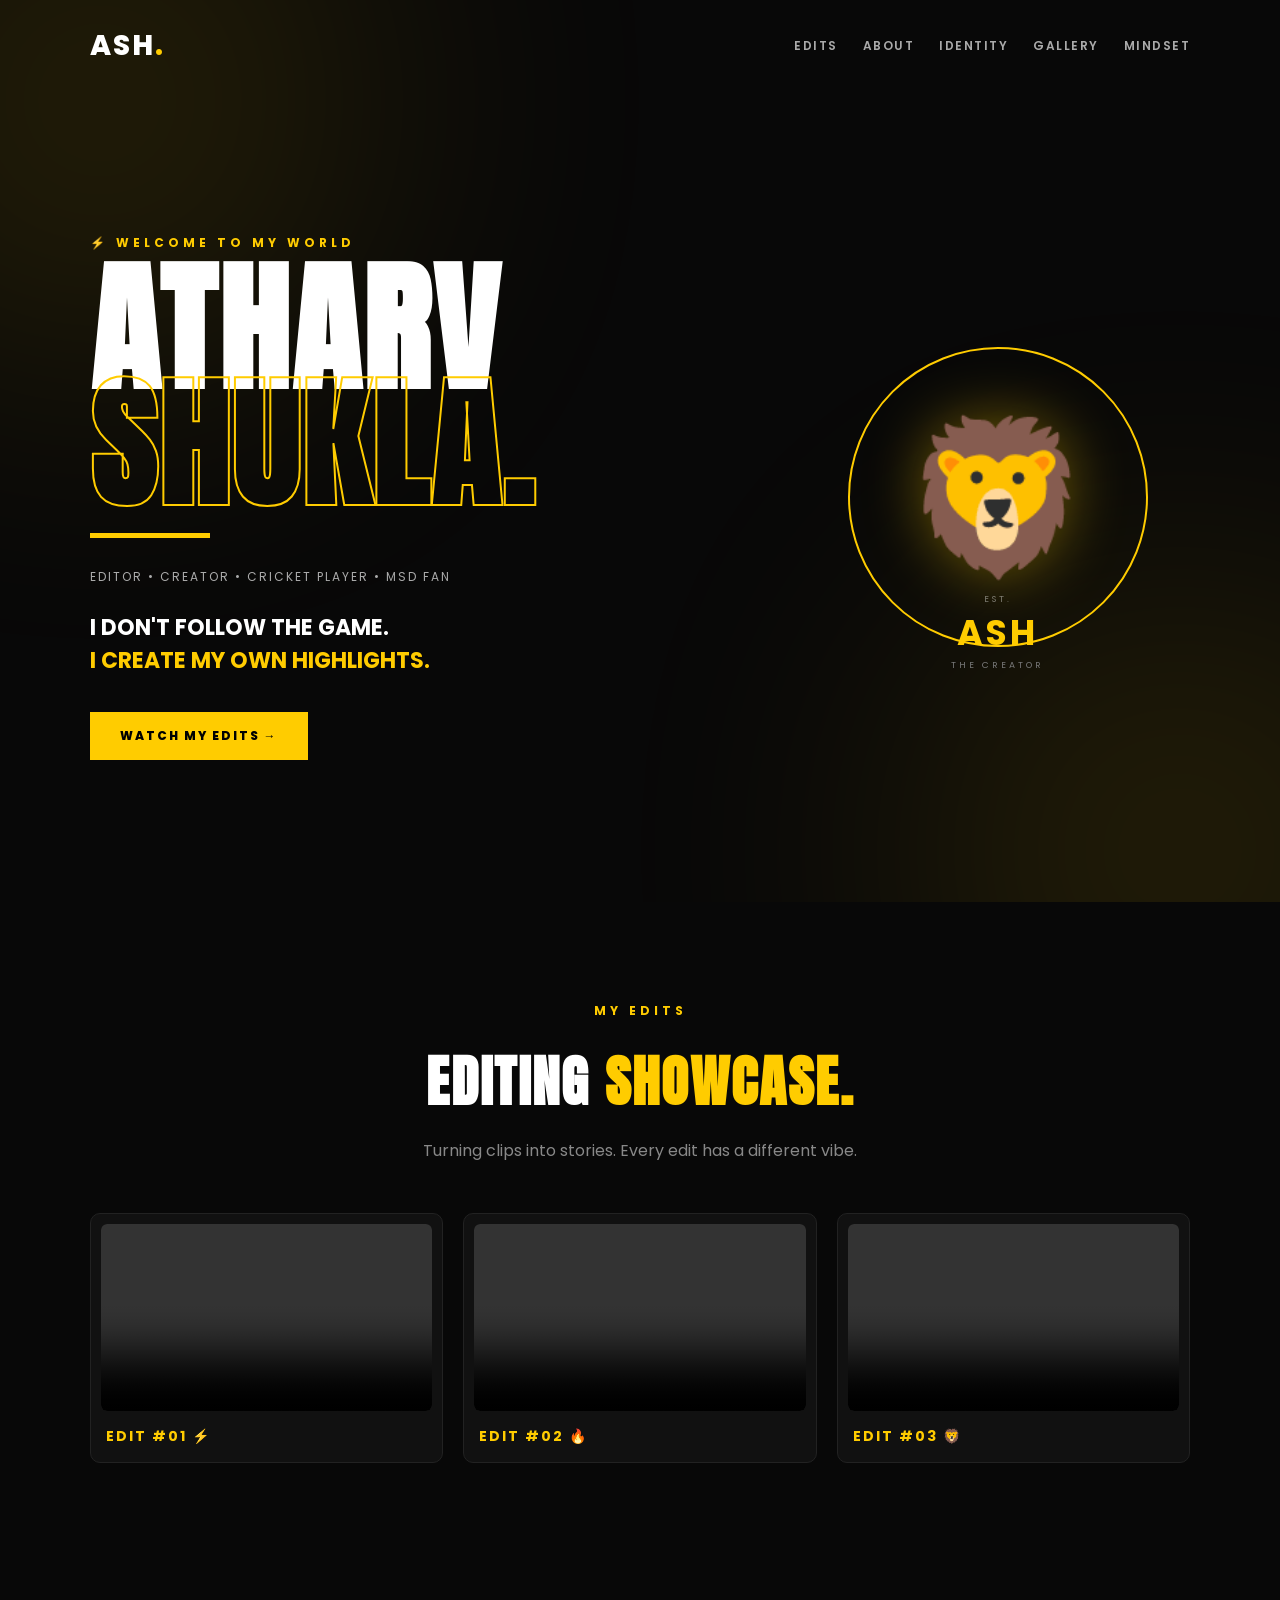
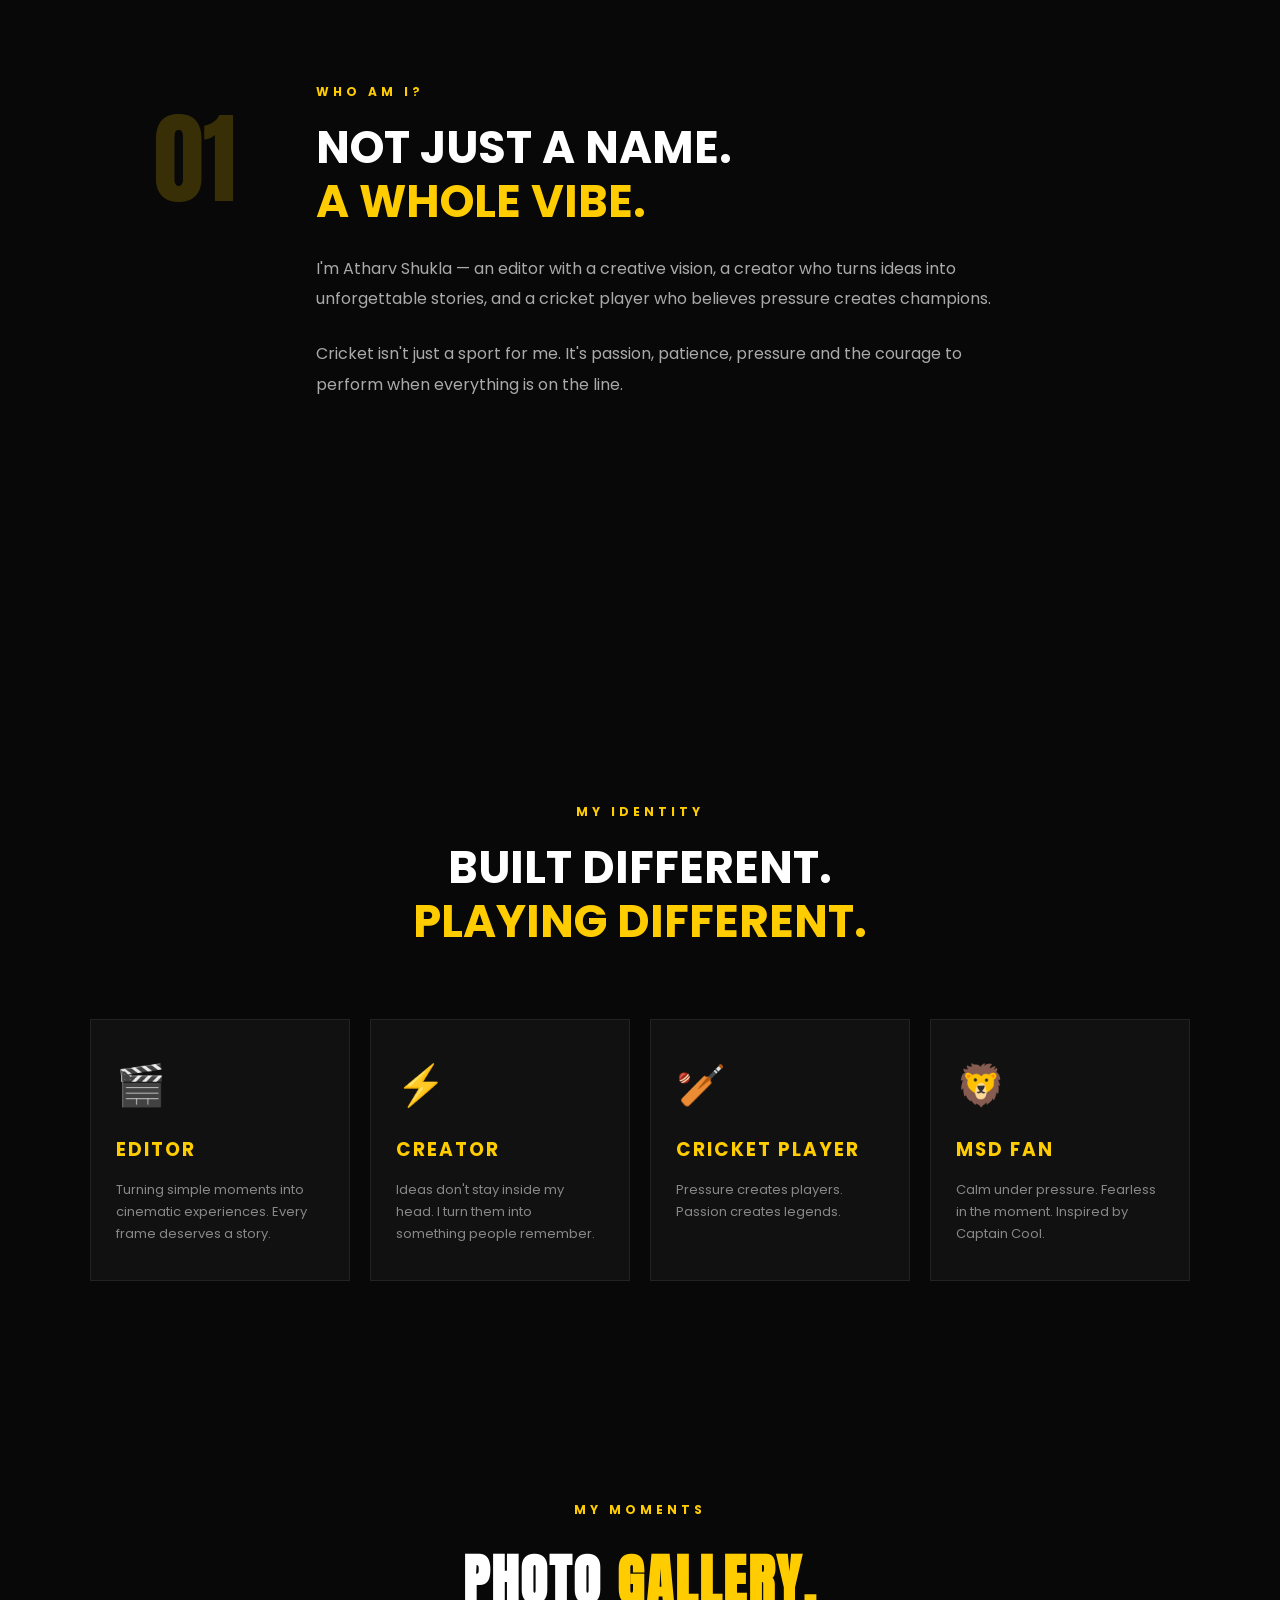
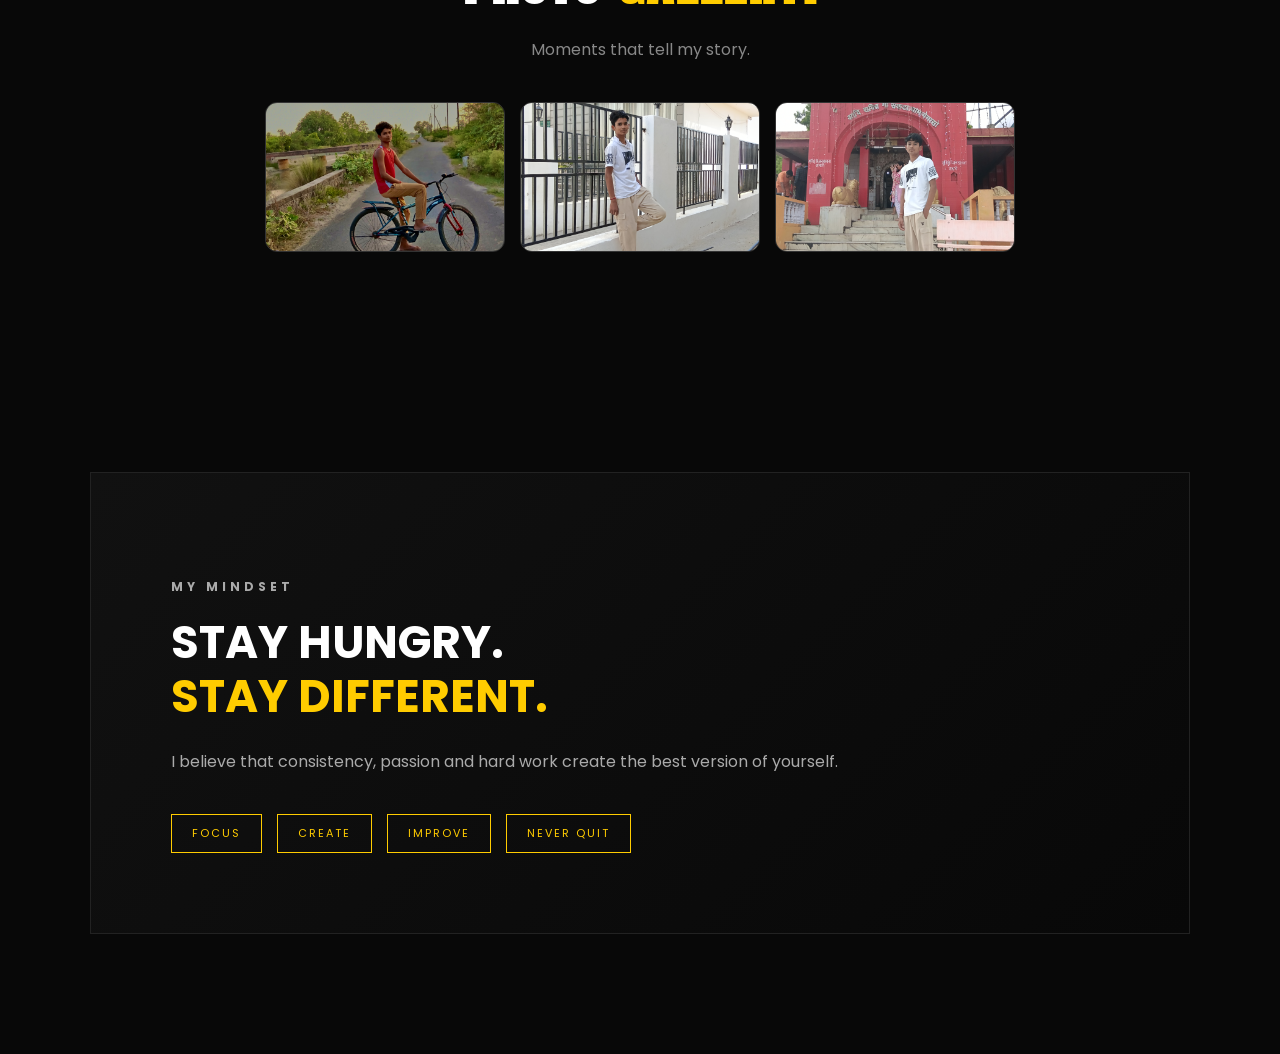
<file: index.html>
<!DOCTYPE html>
<html lang="en">

<head>

    <meta charset="UTF-8">
    <meta name="viewport" content="width=device-width, initial-scale=1.0">

    <!-- SEO -->
    <title>Atharv Shukla | Editor, Creator & Cricket Player</title>

    <meta name="description"
        content="Official personal website of Atharv Shukla — Editor, Creator, Cricket Player and passionate MSD fan.">

    <meta name="keywords"
        content="Atharv Shukla, Editor, Creator, Cricket Player, MSD Fan">

    <meta name="author" content="Atharv Shukla">

    <meta name="robots" content="index, follow">

    <link rel="canonical"
        href="https://atharvshukla00097-commits.github.io/Atharvshukla/">

    <!-- Open Graph -->
    <meta property="og:title"
        content="Atharv Shukla | Editor, Creator & Cricket Player">

    <meta property="og:description"
        content="Editor • Creator • Cricket Player • MSD Fan">

    <meta property="og:type" content="website">

    <meta property="og:url"
        content="https://atharvshukla00097-commits.github.io/Atharvshukla/">

    <!-- CSS -->
    <link rel="stylesheet" href="style.css">

    <!-- GOOGLE FONTS -->
    <link href="https://fonts.googleapis.com/css2?family=Anton&family=Poppins:wght@300;400;500;600;700;800&display=swap"
        rel="stylesheet">

</head>


<body>

    <!-- BACKGROUND GLOW -->

    <div class="bg-glow glow1"></div>
    <div class="bg-glow glow2"></div>


    <!-- NAVIGATION -->

    <nav>

        <div class="logo">
            ASH<span>.</span>
        </div>

        <div class="nav-links">

            <a href="#videos">EDITS</a>
            <a href="#about">ABOUT</a>
            <a href="#identity">IDENTITY</a>
            <a href="#gallery">GALLERY</a>
            <a href="#mindset">MINDSET</a>

        </div>

    </nav>


    <!-- HERO SECTION -->

    <section class="hero">

        <div class="hero-left">

            <p class="small-title">
                ⚡ WELCOME TO MY WORLD
            </p>

            <h1>
                ATHARV
                <span>SHUKLA.</span>
            </h1>

            <div class="hero-line"></div>

            <p class="tagline">
                EDITOR • CREATOR • CRICKET PLAYER • MSD FAN
            </p>

            <h2>
                I DON'T FOLLOW THE GAME.
                <br>
                <span>I CREATE MY OWN HIGHLIGHTS.</span>
            </h2>

            <a href="#videos" class="btn">
                WATCH MY EDITS <span>→</span>
            </a>

        </div>


        <!-- HERO RIGHT -->

        <div class="hero-right">

            <div class="circle"></div>

            <div class="lion-text">
                🦁
            </div>

            <div class="champion">

                <span>EST.</span>

                <strong>ASH</strong>

                <span>THE CREATOR</span>

            </div>

        </div>

    </section>


    <!-- EDITING VIDEOS -->

    <section class="videos" id="videos">

        <p class="small-title center">
            MY EDITS
        </p>

        <h2 class="video-title">
            EDITING <span>SHOWCASE.</span>
        </h2>

        <p class="video-text">
            Turning clips into stories. Every edit has a different vibe.
        </p>


        <div class="video-grid">


            <!-- VIDEO 1 -->

            <div class="video-card">

                <video controls preload="metadata">

                    <source src="edit1.mp4" type="video/mp4">

                    Your browser does not support the video tag.

                </video>

                <h3>EDIT #01 ⚡</h3>

            </div>


            <!-- VIDEO 2 -->

            <div class="video-card">

                <video controls preload="metadata">

                    <source src="edit2.mp4" type="video/mp4">

                    

                </video>

                <h3>EDIT #02 🔥</h3>

            </div>


            <!-- VIDEO 3 -->

            <div class="video-card">

                <video controls preload="metadata">

                    <source src="edit3.mp4" type="video/mp4">

                    Your browser does not support the video tag.

                </video>

                <h3>EDIT #03 🦁</h3>

            </div>


        </div>

    </section>


    <!-- ABOUT -->

    <section class="about" id="about">

        <div class="section-number">
            01
        </div>

        <div class="about-content">

            <p class="small-title">
                WHO AM I?
            </p>

            <h2>
                NOT JUST A NAME.
                <br>
                <span>A WHOLE VIBE.</span>
            </h2>

            <p class="description">

                I'm Atharv Shukla — an editor with a creative vision,
                a creator who turns ideas into unforgettable stories,
                and a cricket player who believes pressure creates champions.

            </p>

            <p class="description">

                Cricket isn't just a sport for me.
                It's passion, patience, pressure and the courage
                to perform when everything is on the line.

            </p>

        </div>

    </section>


    <!-- IDENTITY -->

    <section class="identity" id="identity">

        <p class="small-title center">
            MY IDENTITY
        </p>

        <h2 class="center-title">

            BUILT DIFFERENT.
            <br>

            <span>PLAYING DIFFERENT.</span>

        </h2>


        <div class="cards">


            <!-- EDITOR -->

            <div class="card">

                <div class="icon">🎬</div>

                <h3>EDITOR</h3>

                <p>
                    Turning simple moments into cinematic experiences.
                    Every frame deserves a story.
                </p>

            </div>


            <!-- CREATOR -->

            <div class="card">

                <div class="icon">⚡</div>

                <h3>CREATOR</h3>

                <p>
                    Ideas don't stay inside my head.
                    I turn them into something people remember.
                </p>

            </div>


            <!-- CRICKET -->

            <div class="card">

                <div class="icon">🏏</div>

                <h3>CRICKET PLAYER</h3>

                <p>
                    Pressure creates players.
                    Passion creates legends.
                </p>

            </div>


<!-- MSD -->        <div class="card">

            <div class="icon">🦁</div>

            <h3>MSD FAN</h3>

            <p>
                Calm under pressure. Fearless in the moment.
                Inspired by Captain Cool.
            </p>

        </div>

    </div> <!-- CARDS END -->

</section> <!-- IDENTITY END -->


<!-- PHOTO GALLERY -->

<section class="gallery" id="gallery">

    <p class="small-title center">
        MY MOMENTS
    </p>

    <h2 class="gallery-title">
        PHOTO <span>GALLERY.</span>
    </h2>

    <p class="gallery-text">
        Moments that tell my story.
    </p>


    <div class="gallery-grid">

        <div class="photo-card">
            <img src="images.photo1.jpg" alt="Atharv Shukla">
        </div>

        <div class="photo-card">
            <img src="images.photo2.jpg" alt="Atharv Shukla">
        </div>

        <div class="photo-card">
            <img src="images.photo3.jpg" alt="Atharv Shukla">
        </div>

    </div>

</section>


<!-- MINDSET -->

<section class="mindset" id="mindset">

    <div class="mindset-box">

        <p class="small-title">
            MY MINDSET
        </p>

        <h2>
            STAY HUNGRY.
            <br>
            <span>STAY DIFFERENT.</span>
        </h2>

        <p>
            I believe that consistency, passion and hard work
            create the best version of yourself.
        </p>

        <div class="mindset-tags">

            <span>FOCUS</span>
            <span>CREATE</span>
            <span>IMPROVE</span>
            <span>NEVER QUIT</span>

        </div>

    </div>

</section>
</file>
<file: style.css>
/* ========================================
   ATHARV SHUKLA PORTFOLIO
   CSK YELLOW + BLACK THEME
======================================== */


/* ========== RESET ========== */

*{
    margin:0;
    padding:0;
    box-sizing:border-box;
}

html{
    scroll-behavior:smooth;
}


/* ========== BODY ========== */

body{
    font-family:'Poppins',sans-serif;
    background:#080808;
    color:#ffffff;
    overflow-x:hidden;
}


/* ========== BACKGROUND GLOW ========== */

.bg-glow{
    position:fixed;
    width:500px;
    height:500px;
    border-radius:50%;
    filter:blur(150px);
    opacity:.15;
    z-index:-1;
    pointer-events:none;
}

.glow1{
    background:#ffcc00;
    top:-150px;
    left:-150px;
}

.glow2{
    background:#ffcc00;
    bottom:-200px;
    right:-150px;
}


/* ========================================
   NAVIGATION
======================================== */

nav{
    width:100%;
    padding:25px 7%;
    display:flex;
    justify-content:space-between;
    align-items:center;
}

.logo{
    font-size:28px;
    font-weight:800;
    letter-spacing:2px;
}

.logo span{
    color:#ffcc00;
}

.nav-links{
    display:flex;
    gap:25px;
}

.nav-links a{
    color:#aaa;
    text-decoration:none;
    font-size:12px;
    font-weight:600;
    letter-spacing:1.5px;
    transition:.3s;
}

.nav-links a:hover{
    color:#ffcc00;
}


/* ========================================
   HERO SECTION
======================================== */

.hero{
    min-height:90vh;
    display:flex;
    align-items:center;
    justify-content:space-between;
    padding:0 7%;
}

.hero-left{
    width:65%;
}

.small-title{
    color:#ffcc00;
    font-size:12px;
    letter-spacing:4px;
    font-weight:700;
    margin-bottom:20px;
}

.hero h1{
    font-family:'Anton',sans-serif;
    font-size:clamp(70px,11vw,170px);
    line-height:.82;
    letter-spacing:3px;
}

.hero h1 span{
    display:block;
    color:transparent;
    -webkit-text-stroke:2px #ffcc00;
}

.hero-line{
    width:120px;
    height:5px;
    background:#ffcc00;
    margin:30px 0;
}

.tagline{
    color:#aaa;
    letter-spacing:2px;
    font-size:12px;
    margin-bottom:25px;
}

.hero h2{
    font-size:22px;
    line-height:1.5;
}

.hero h2 span{
    color:#ffcc00;
}


/* ========== BUTTON ========== */

.btn{
    display:inline-block;
    margin-top:35px;
    padding:15px 30px;
    background:#ffcc00;
    color:#000;
    text-decoration:none;
    font-size:12px;
    font-weight:800;
    letter-spacing:2px;
    transition:.3s;
}

.btn:hover{
    transform:translateY(-5px);
    box-shadow:0 15px 40px rgba(255,204,0,.3);
}


/* ========================================
   HERO RIGHT
======================================== */

.hero-right{
    width:35%;
    min-height:350px;
    display:flex;
    justify-content:center;
    align-items:center;
    position:relative;
}

.circle{
    width:300px;
    height:300px;
    border:2px solid #ffcc00;
    border-radius:50%;
    position:absolute;
    animation:rotate 15s linear infinite;
}

.lion-text{
    font-size:150px;
    z-index:2;
    filter:drop-shadow(0 0 30px rgba(255,204,0,.4));
}

.champion{
    position:absolute;
    bottom:0;
    text-align:center;
    letter-spacing:3px;
}

.champion span{
    display:block;
    color:#777;
    font-size:9px;
}

.champion strong{
    font-size:35px;
    color:#ffcc00;
}


/* ========================================
   EDITING VIDEOS
   HORIZONTAL / LANDSCAPE
======================================== */

.videos{
    padding:100px 7%;
    background:#080808;
}

.center{
    text-align:center;
}

.video-title{
    text-align:center;
    font-family:'Anton',sans-serif;
    font-size:55px;
    letter-spacing:2px;
}

.video-title span{
    color:#ffcc00;
}

.video-text{
    text-align:center;
    color:#888;
    margin-top:15px;
}


/* 3 VIDEOS SIDE BY SIDE */

.video-grid{
    margin-top:50px;
    display:grid;
    grid-template-columns:repeat(3,1fr);
    gap:20px;
    max-width:1200px;
    margin-left:auto;
    margin-right:auto;
}

.video-card{
    background:#111;
    border:1px solid #222;
    padding:10px;
    border-radius:10px;
    overflow:hidden;
    transition:.4s;
}

.video-card:hover{
    transform:translateY(-8px);
    border-color:#ffcc00;
    box-shadow:0 20px 50px rgba(255,204,0,.15);
}


/* HORIZONTAL VIDEO */

.video-card video{
    width:100%;
    aspect-ratio:16 / 9;
    height:auto;
    object-fit:cover;
    display:block;
    background:#000;
    border-radius:6px;
}

.video-card h3{
    padding:15px 5px 5px;
    color:#ffcc00;
    letter-spacing:2px;
    font-size:14px;
}


/* ========================================
   ABOUT
======================================== */

.about{
    min-height:80vh;
    padding:120px 12%;
    display:flex;
    gap:80px;
    align-items:flex-start;
}

.section-number{
    font-family:'Anton',sans-serif;
    font-size:100px;
    color:#ffcc00;
    opacity:.2;
}

.about-content h2,
.identity h2,
.mindset h2{
    font-size:45px;
    line-height:1.2;
}

.about-content h2 span,
.identity h2 span,
.mindset h2 span{
    color:#ffcc00;
}

.description{
    max-width:700px;
    color:#aaa;
    line-height:1.9;
    margin-top:25px;
}


/* ========================================
   IDENTITY
======================================== */

.identity{
    padding:120px 7%;
}

.center-title{
    text-align:center;
}

.cards{
    margin-top:70px;
    display:grid;
    grid-template-columns:repeat(4,1fr);
    gap:20px;
}

.card{
    background:#111;
    border:1px solid #222;
    padding:35px 25px;
    transition:.4s;
}

.card:hover{
    transform:translateY(-12px);
    border-color:#ffcc00;
    box-shadow:0 20px 40px rgba(255,204,0,.08);
}

.icon{
    font-size:40px;
    margin-bottom:20px;
}

.card h3{
    color:#ffcc00;
    letter-spacing:2px;
    margin-bottom:15px;
}

.card p{
    color:#888;
    font-size:13px;
    line-height:1.7;
}


/* ========================================
   PHOTO GALLERY
   SMALL + COMPACT
======================================== */

.gallery{
    padding:100px 7%;
}

.gallery-title{
    text-align:center;
    font-family:'Anton',sans-serif;
    font-size:55px;
    letter-spacing:2px;
}

.gallery-title span{
    color:#ffcc00;
}

.gallery-text{
    text-align:center;
    color:#888;
    margin-top:15px;
}


/* SMALL PHOTOS */

.gallery-grid{
    margin-top:40px;
    display:grid;
    grid-template-columns:repeat(3,1fr);
    gap:15px;

    /* Gallery overall smaller */
    max-width:750px;

    margin-left:auto;
    margin-right:auto;
}

.photo-card{
    position:relative;
    height:150px;
    overflow:hidden;
    border-radius:12px;
    border:1px solid #333;
    background:#111;
    transition:.4s;
}

.photo-card img{
    width:100%;
    height:100%;
    object-fit:cover;
    display:block;
    transition:.5s;
}

.photo-card:hover img{
    transform:scale(1.08);
}

.photo-overlay{
    position:absolute;
    bottom:0;
    left:0;
    width:100%;
    padding:15px;

    background:linear-gradient(
        transparent,
        rgba(0,0,0,.9)
    );
}

.photo-overlay h3{
    color:#ffcc00;
    font-size:14px;
    letter-spacing:1px;
}


/* ========================================
   MINDSET
======================================== */

.mindset{
    padding:120px 7%;
}

.mindset-box{
    border:1px solid #222;
    padding:80px;
    background:linear-gradient(135deg,#111,#080808);
}

.mindset-box p{
    color:#aaa;
    margin-top:25px;
}

.mindset-tags{
    display:flex;
    gap:15px;
    margin-top:40px;
    flex-wrap:wrap;
}

.mindset-tags span{
    border:1px solid #ffcc00;
    color:#ffcc00;
    padding:10px 20px;
    font-size:11px;
    letter-spacing:2px;
}


/* ========================================
   FOOTER
======================================== */

footer{
    padding:80px 7%;
    text-align:center;
    border-top:1px solid #222;
}

footer h2{
    font-family:'Anton',sans-serif;
    font-size:50px;
    letter-spacing:2px;
}

footer h2 span{
    color:#ffcc00;
}

footer p{
    color:#ffcc00;
    letter-spacing:3px;
    font-size:11px;
    margin-top:10px;
}

.footer-line{
    width:100px;
    height:2px;
    background:#ffcc00;
    margin:30px auto;
}

footer small{
    color:#555;
}


/* ========================================
   ANIMATION
======================================== */

@keyframes rotate{

    from{
        transform:rotate(0deg);
    }

    to{
        transform:rotate(360deg);
    }

}


/* ========================================
   TABLET
======================================== */

@media(max-width:900px){

    .hero{
        flex-direction:column;
        padding-top:80px;
    }

    .hero-left,
    .hero-right{
        width:100%;
    }

    .hero-right{
        margin-top:60px;
    }

    .about{
        flex-direction:column;
        gap:20px;
    }

    .cards{
        grid-template-columns:repeat(2,1fr);
    }

    .video-grid{
        grid-template-columns:repeat(2,1fr);
    }

    .gallery-grid{
        grid-template-columns:repeat(2,1fr);
        max-width:650px;
    }

}


/* ========================================
   MOBILE
======================================== */

@media(max-width:600px){

    nav{
        padding:20px 6%;
    }

    .nav-links{
        display:none;
    }

    .hero{
        min-height:auto;
        padding:60px 7%;
    }

    .hero h1{
        font-size:70px;
    }

    .hero h2{
        font-size:17px;
    }

    .hero-right{
        min-height:280px;
        margin-top:30px;
    }

    .circle{
        width:220px;
        height:220px;
    }

    .lion-text{
        font-size:110px;
    }

    .champion{
        bottom:0;
    }

    .about,
    .identity,
    .mindset,
    .videos,
    .gallery{
        padding:80px 7%;
    }

    .about-content h2,
    .identity h2,
    .mindset h2{
        font-size:30px;
    }

    .cards{
        grid-template-columns:1fr;
    }

    /* ONE VIDEO PER ROW */

    .video-grid{
        grid-template-columns:1fr;
    }

    .video-title,
    .gallery-title{
        font-size:40px;
    }

    /* VIDEO HORIZONTAL */

    .video-card video{
        aspect-ratio:16 / 9;
        height:auto;
    }

    /* SMALL PHOTOS */

    .gallery-grid{
        grid-template-columns:repeat(2,1fr);
        gap:10px;
        max-width:100%;
    }

    .photo-card{
        height:160px;
    }

    .photo-overlay{
        padding:10px;
    }

    .photo-overlay h3{
        font-size:11px;
    }

    .mindset-box{
        padding:40px 25px;
    }

}


/* ========================================
   VERY SMALL MOBILE
======================================== */

@media(max-width:400px){

    .gallery-grid{
        grid-template-columns:repeat(2,1fr);
        gap:10px;
    }

    .photo-card{
        height:130px;
    }

}
</file>
